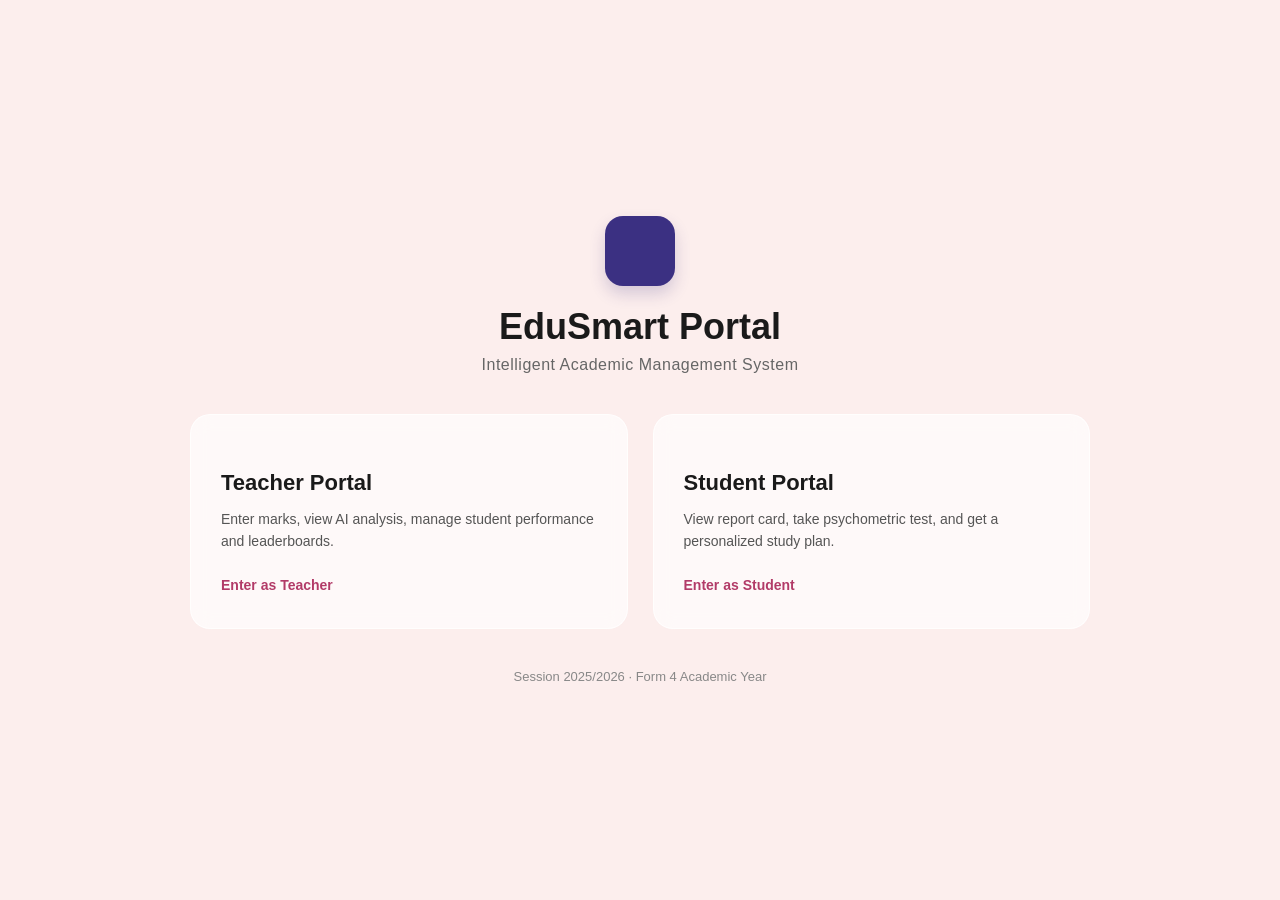
<file: index.html>
﻿<!DOCTYPE html>
<html lang="en">
<head>
    <meta charset="UTF-8">
    <meta name="viewport" content="width=device-width, initial-scale=1.0">
    <title>EduSmart Portal</title>
    <link rel="shortlink" href="page_login_teacher.html">
    <link rel="stylesheet" href="page_login_main.css">
    <!-- FontAwesome for Icons -->
    <link rel="stylesheet" href="https://cloudflare.com">
</head>
<body>

    <div class="container">
        <!-- Brand Section -->
        <header class="brand-section">
            <div class="logo-icon">
                <i class="fas fa-graduation-cap"></i>
            </div>
            <div id="google_translate_element" color="black"></div>
            <h1>EduSmart Portal</h1>
            <p class="subtitle">Intelligent Academic Management System</p>
        </header>

        <!-- Portal Cards Grid -->
        <main class="portal-grid">

            <!-- Teacher Portal Card -->
            <div class="card">
                <div class="card-icon">
                    <i class="fas fa-user-tie"></i>
                </div>
                <h2>Teacher Portal</h2>
                <p>Enter marks, view AI analysis, manage student performance and leaderboards.</p>
                <a href="page_login_teacher.html" class="portal-link btn-teacher">Enter as Teacher <i class="fas fa-chevron-right"></i></a>
            </div>

            <!-- Student Portal Card -->
            <div class="card">
                <div class="card-icon">
                    <i class="fas fa-user-graduate"></i>
                </div>
                <h2>Student Portal</h2>
                <p>View report card, take psychometric test, and get a personalized study plan.</p>
                <a href="page_login_student.html" class="portal-link btn-student">Enter as Student <i class="fas fa-chevron-right"></i></a>
            </div>

        </main>

        <!-- Footer Info -->
        <footer class="footer-info">
            <p>Session 2025/2026 · Form 4 Academic Year</p>
        </footer>
    </div>

        <script type="text/javascript">
        function googleTranslateElementInit() {
            // This looks specifically for the element matching ID 'google_translate_element'
            new google.translate.TranslateElement({
                pageLanguage: 'en',
                layout: google.translate.TranslateElement.InlineLayout.SIMPLE
            }, 'google_translate_element');
        }
    </script>

    <!-- FIX 2: Added 'https:' to the source URL so it works when running locally via double-click -->
    <script type="text/javascript" src="https://translate.google.com/translate_a/element.js?cb=googleTranslateElementInit"></script>
    
</body>
</html>
</file>
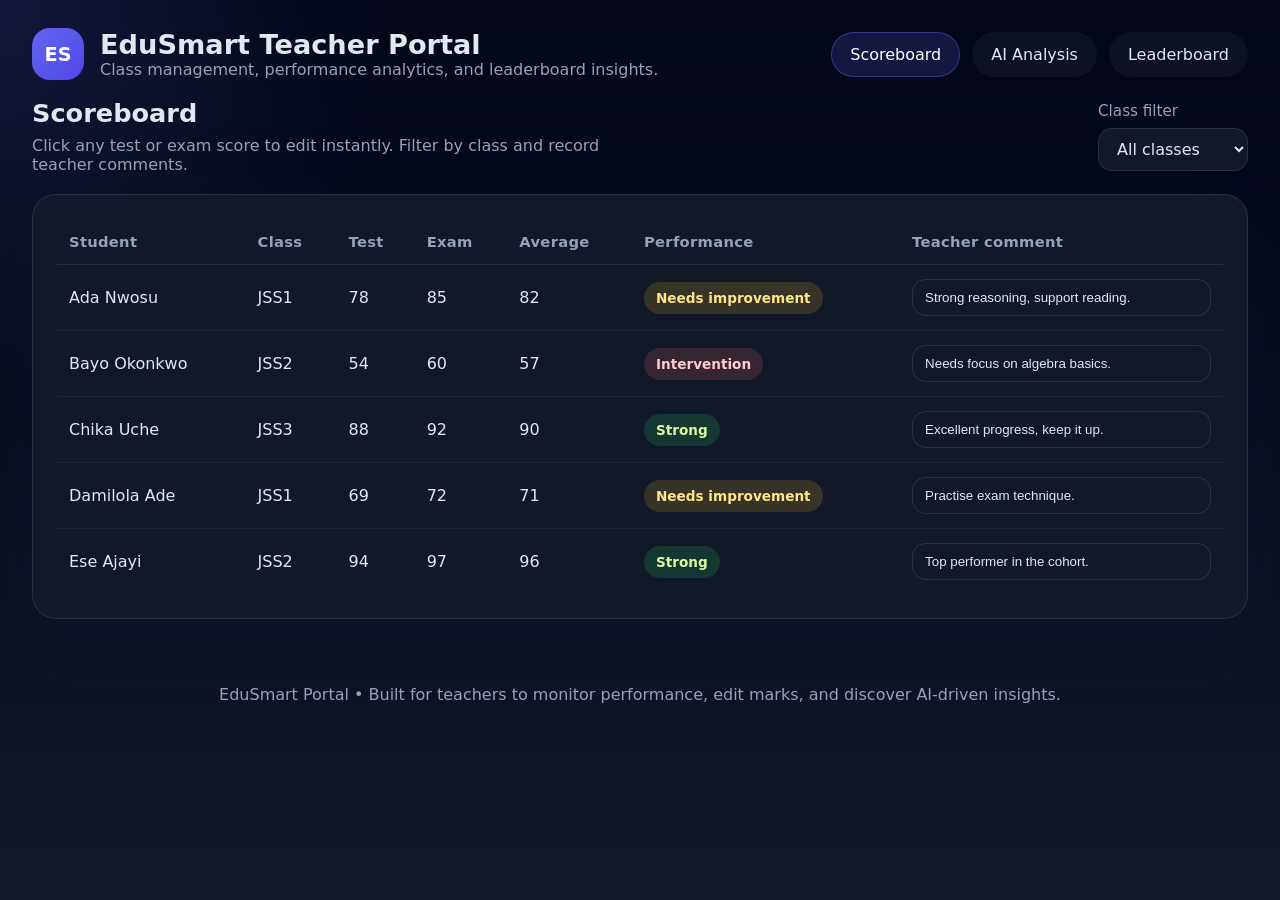
<file: eduSmart_portal.html>
<!DOCTYPE html>
<html lang="en">
<head>
  <meta charset="UTF-8" />
  <meta name="viewport" content="width=device-width, initial-scale=1.0" />
  <title>EduSmart Portal</title>
  <link rel="stylesheet" href="eduSmart_portal.css" />
</head>
<body>
  <header class="portal-header">
    <div class="brand">
      <span class="brand-mark">ES</span>
      <div>
        <h1>EduSmart Teacher Portal</h1>
        <p>Class management, performance analytics, and leaderboard insights.</p>
      </div>
      <div id="google_translate_element" color="black"></div>
    </div>
    <nav class="portal-nav" aria-label="Portal navigation">
      <button class="nav-btn active" data-target="scoreboard">Scoreboard</button>
      <button class="nav-btn" data-target="analysis">AI Analysis</button>
      <button class="nav-btn" data-target="leaderboard">Leaderboard</button>
    </nav>
  </header>

  <main class="portal-main">
    <section id="scoreboard" class="portal-panel active" aria-labelledby="scoreboard-title">
      <div class="panel-top">
        <div>
          <h2 id="scoreboard-title">Scoreboard</h2>
          <p>Click any test or exam score to edit instantly. Filter by class and record teacher comments.</p>
        </div>
        <div class="filter-group">
          <label for="class-filter">Class filter</label>
          <select id="class-filter" aria-label="Filter students by class">
            <option value="All">All classes</option>
            <option value="JSS1">JSS1</option>
            <option value="JSS2">JSS2</option>
            <option value="JSS3">JSS3</option>
          </select>
        </div>
      </div>

      <div class="table-wrap">
        <table class="scoreboard-table">
          <thead>
            <tr>
              <th>Student</th>
              <th>Class</th>
              <th>Test</th>
              <th>Exam</th>
              <th>Average</th>
              <th>Performance</th>
              <th>Teacher comment</th>
            </tr>
          </thead>
          <tbody id="scoreboard-body"></tbody>
        </table>
      </div>
    </section>

    <section id="analysis" class="portal-panel" aria-labelledby="analysis-title">
      <div class="panel-top">
        <div>
          <h2 id="analysis-title">AI Analysis</h2>
          <p>Review distribution insights, compare subject averages, and follow benchmark recommendations.</p>
        </div>
      </div>

      <div class="stats-grid">
        <article class="stat-card">
          <h3>Learning distribution</h3>
          <canvas id="distribution-chart" width="320" height="240" aria-label="Learner distribution pie chart"></canvas>
        </article>
        <article class="stat-card">
          <h3>Subject average comparison</h3>
          <canvas id="average-chart" width="320" height="240" aria-label="Subject average bar chart"></canvas>
        </article>
      </div>

      <div class="recommendations">
        <h3>AI recommendations</h3>
        <div id="recommendation-list" class="recommendation-list"></div>
      </div>
    </section>

    <section id="leaderboard" class="portal-panel" aria-labelledby="leaderboard-title">
      <div class="panel-top">
        <div>
          <h2 id="leaderboard-title">Leaderboard</h2>
          <p>Subject tabs, animated podium, and the all-subject top scorer summary.</p>
        </div>
        <div class="tabs">
          <button class="subject-tab active" data-subject="Mathematics">Mathematics</button>
          <button class="subject-tab" data-subject="English">English</button>
          <button class="subject-tab" data-subject="Science">Science</button>
        </div>
      </div>

      <div class="leaderboard-display">
        <div class="podium-card" aria-label="Top three students podium">
          <div class="podium-item silver" data-rank="2">
            <span class="podium-rank">2</span>
            <strong id="silver-name">-</strong>
            <small id="silver-score">0 pts</small>
          </div>
          <div class="podium-item gold" data-rank="1">
            <span class="podium-rank">1</span>
            <strong id="gold-name">-</strong>
            <small id="gold-score">0 pts</small>
          </div>
          <div class="podium-item bronze" data-rank="3">
            <span class="podium-rank">3</span>
            <strong id="bronze-name">-</strong>
            <small id="bronze-score">0 pts</small>
          </div>
        </div>

        <div class="leaderboard-table-wrap">
          <h3>Top scorers summary</h3>
          <table class="leaderboard-table">
            <thead>
              <tr>
                <th>Position</th>
                <th>Student</th>
                <th>Subject</th>
                <th>Score</th>
              </tr>
            </thead>
            <tbody id="leaderboard-body"></tbody>
          </table>
        </div>
      </div>
    </section>
  </main>

  <footer class="portal-footer">
    <p>EduSmart Portal • Built for teachers to monitor performance, edit marks, and discover AI-driven insights.</p>
  </footer>

  <script src="eduSmart_portal.js" defer></script>

      <script type="text/javascript">
        function googleTranslateElementInit() {
            // This looks specifically for the element matching ID 'google_translate_element'
            new google.translate.TranslateElement({
                pageLanguage: 'en',
                layout: google.translate.TranslateElement.InlineLayout.SIMPLE
            }, 'google_translate_element');
        }
    </script>

    <!-- FIX 2: Added 'https:' to the source URL so it works when running locally via double-click -->
    <script type="text/javascript" src="https://translate.google.com/translate_a/element.js?cb=googleTranslateElementInit"></script>
</body>
</html>
</file>
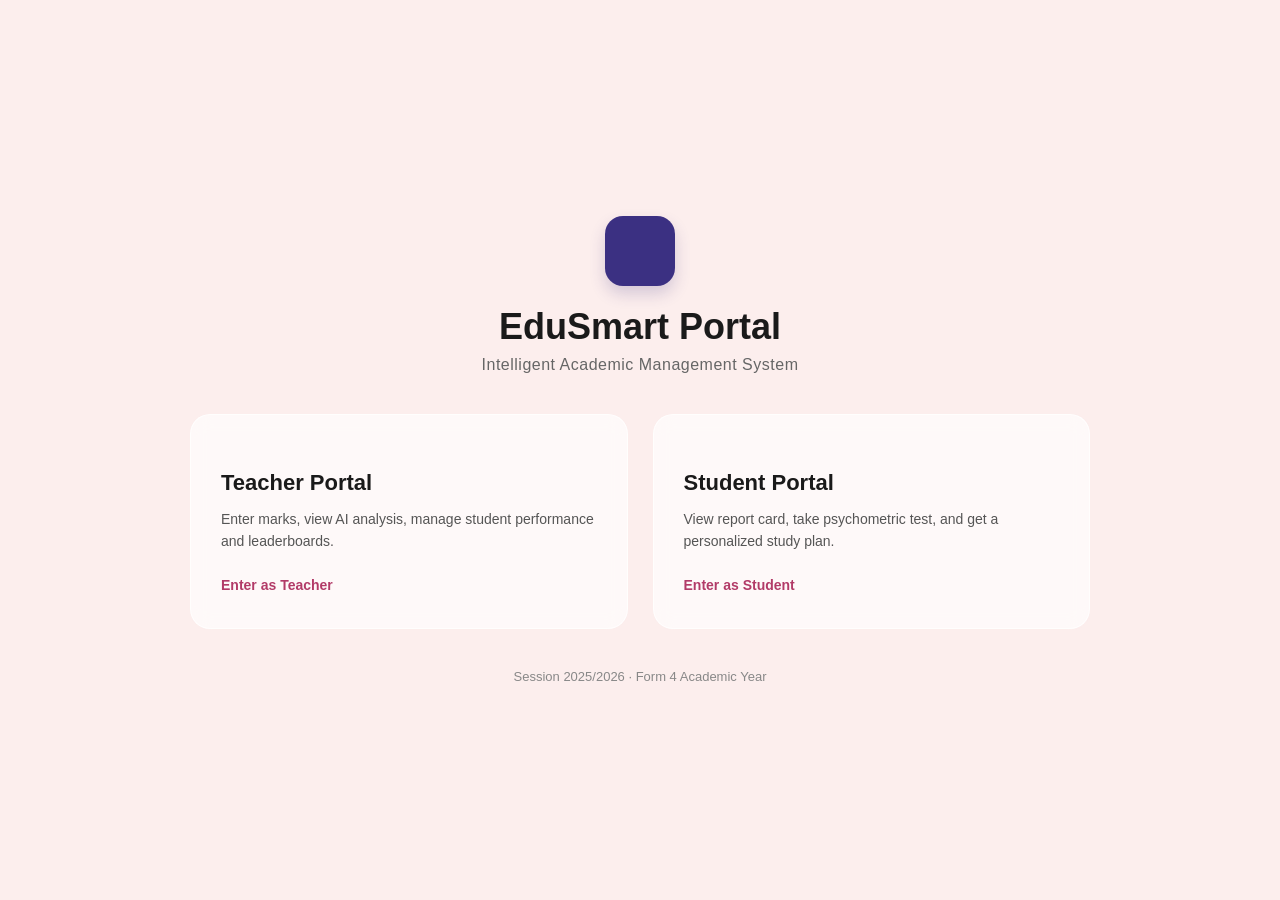
<file: page_login_main.html>
﻿<!DOCTYPE html>
<html lang="en">
<head>
    <meta charset="UTF-8">
    <meta name="viewport" content="width=device-width, initial-scale=1.0">
    <title>EduSmart Portal</title>
    <link rel="shortlink" href="page_login_teacher.html">
    <link rel="stylesheet" href="page_login_main.css">
    <!-- FontAwesome for Icons -->
    <link rel="stylesheet" href="https://cloudflare.com">
</head>
<body>

    <div class="container">
        <!-- Brand Section -->
        <header class="brand-section">
            <div class="logo-icon">
                <i class="fas fa-graduation-cap"></i>
            </div>
            <h1>EduSmart Portal</h1>
            <p class="subtitle">Intelligent Academic Management System</p>
        </header>

        <!-- Portal Cards Grid -->
        <main class="portal-grid">

            <!-- Teacher Portal Card -->
            <div class="card">
                <div class="card-icon">
                    <i class="fas fa-user-tie"></i>
                </div>
                <h2>Teacher Portal</h2>
                <p>Enter marks, view AI analysis, manage student performance and leaderboards.</p>
                <a href="page_login_teacher.html" class="portal-link btn-teacher">Enter as Teacher <i class="fas fa-chevron-right"></i></a>
            </div>

            <!-- Student Portal Card -->
            <div class="card">
                <div class="card-icon">
                    <i class="fas fa-user-graduate"></i>
                </div>
                <h2>Student Portal</h2>
                <p>View report card, take psychometric test, and get a personalized study plan.</p>
                <a href="page_login_student.html" class="portal-link btn-student">Enter as Student <i class="fas fa-chevron-right"></i></a>
            </div>

        </main>

        <!-- Footer Info -->
        <footer class="footer-info">
            <p>Session 2025/2026 · Form 4 Academic Year</p>
        </footer>
    </div>

</body>
</html>
</file>
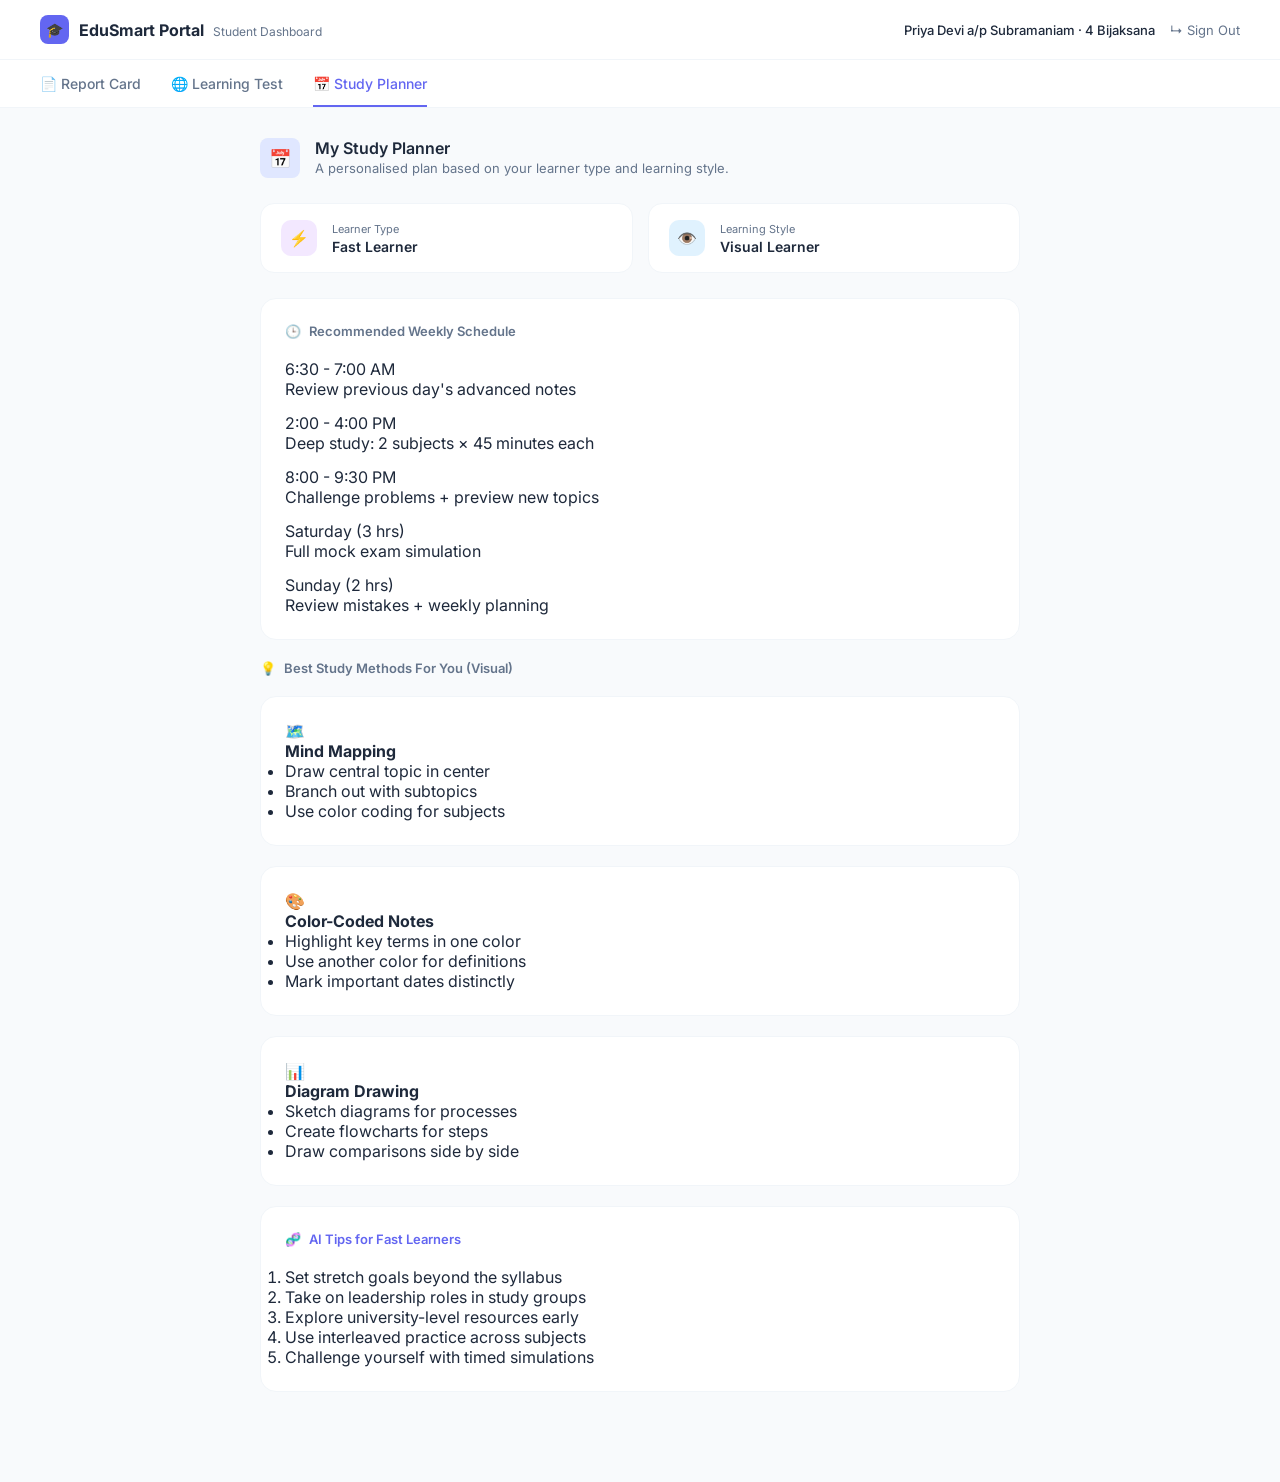
<file: page_student_studyplanner.html>
﻿<!DOCTYPE html>
<html lang="en">
<head>
    <meta charset="UTF-8">
    <meta name="viewport" content="width=device-width, initial-scale=1.0">
    <title>EduSmart Portal - My Study Planner</title>
    <link rel="preconnect" href="https://fonts.googleapis.com">
    <link rel="preconnect" href="https://fonts.gstatic.com" crossorigin>
    <link href="https://fonts.googleapis.com/css2?family=Inter:wght@400;500;600;700&display=swap" rel="stylesheet">
    <link rel="stylesheet" href="page_student_studyplanner.css">
</head>
<body>

    <header>
        <div class="logo-area">
            <div class="logo-icon">🎓</div>
            <div class="logo-text">EduSmart Portal <span class="logo-subtext">Student Dashboard</span></div>
        </div>
        <div id="google_translate_element" color="black"></div>
        <div class="user-nav-info">
            <span class="student-name-header">Priya Devi a/p Subramaniam · 4 Bijaksana</span>
            <a href="page_login_main.html" class="sign-out-btn">↳ Sign Out</a>
        </div>
    </header>

    <div class="tabs-container">
        <a href="page_student_reportcard.html" class="tab-item">📄 Report Card</a>
        <a href="page_student_learningtest.html" class="tab-item">🌐 Learning Test</a>
        <a href="page_student_studyplanner.html" class="tab-item active">📅 Study Planner</a>
    </div>

    <main>
        <div class="page-title-section">
            <div class="page-title-icon">📅</div>
            <div class="page-title-text">
                <h1>My Study Planner</h1>
                <p>A personalised plan based on your learner type and learning style.</p>
            </div>
        </div>

        <div class="meta-badge-row">
            <div class="meta-badge-card">
                <span class="meta-icon icon-purple">⚡</span>
                <div class="meta-text-block">
                    <span class="meta-label">Learner Type</span>
                    <span class="meta-value">Fast Learner</span>
                </div>
            </div>
            <div class="meta-badge-card">
                <span class="meta-icon icon-blue">👁️</span>
                <div class="meta-text-block">
                    <span class="meta-label">Learning Style</span>
                    <span class="meta-value">Visual Learner</span>
                </div>
            </div>
        </div>

        <section class="planner-card">
            <h3 class="card-section-heading"><span class="heading-icon">🕒</span> Recommended Weekly Schedule</h3>
            <div class="schedule-timeline">
                <div class="schedule-row">
                    <div class="time-pill">6:30 - 7:00 AM</div>
                    <div class="schedule-desc">Review previous day's advanced notes</div>
                </div>
                <div class="schedule-row">
                    <div class="time-pill">2:00 - 4:00 PM</div>
                    <div class="schedule-desc">Deep study: 2 subjects × 45 minutes each</div>
                </div>
                <div class="schedule-row">
                    <div class="time-pill">8:00 - 9:30 PM</div>
                    <div class="schedule-desc">Challenge problems + preview new topics</div>
                </div>
                <div class="schedule-row">
                    <div class="time-pill day-pill">Saturday (3 hrs)</div>
                    <div class="schedule-desc font-medium">Full mock exam simulation</div>
                </div>
                <div class="schedule-row">
                    <div class="time-pill day-pill">Sunday (2 hrs)</div>
                    <div class="schedule-desc font-medium">Review mistakes + weekly planning</div>
                </div>
            </div>
        </section>

        <section class="methods-section">
            <h3 class="card-section-heading"><span class="heading-icon">💡</span> Best Study Methods For You (Visual)</h3>

            <div class="method-card">
                <div class="planner-card ai-tips-card">
                    <div class="method-header">
                        <span class="method-emoji">🗺️</span>
                        <h4>Mind Mapping</h4>
                    </div>
                    <ul class="method-bullet-list">
                        <li>Draw central topic in center</li>
                        <li>Branch out with subtopics</li>
                        <li>Use color coding for subjects</li>
                    </ul>
                    </div>
                </div>

                <div class="method-card">
                    <div class="planner-card ai-tips-card">
                        <div class="method-header">
                            <span class="method-emoji">🎨</span>
                            <h4>Color-Coded Notes</h4>
                        </div>
                        <ul class="method-bullet-list">
                            <li>Highlight key terms in one color</li>
                            <li>Use another color for definitions</li>
                            <li>Mark important dates distinctly</li>
                        </ul>
                    </div>
                </div>

                <div class="method-card">
                    <div class="planner-card ai-tips-card">
                        <div class="method-header">
                            <span class="method-emoji">📊</span>
                            <h4>Diagram Drawing</h4>
                        </div>
                        <ul class="method-bullet-list">
                            <li>Sketch diagrams for processes</li>
                            <li>Create flowcharts for steps</li>
                            <li>Draw comparisons side by side</li>
                        </ul>

                    </div>
                </div>
</section>

        <section class="planner-card ai-tips-card">
            <h3 class="card-section-heading color-purple"><span class="heading-icon">🧬</span> AI Tips for Fast Learners</h3>
            <ol class="ai-ordered-list">
                <li><span>Set stretch goals beyond the syllabus</span></li>
                <li><span>Take on leadership roles in study groups</span></li>
                <li><span>Explore university-level resources early</span></li>
                <li><span>Use interleaved practice across subjects</span></li>
                <li><span>Challenge yourself with timed simulations</span></li>
            </ol>
        </section>

    </main>

    <script src="plan.js"></script>
        <script type="text/javascript">
        function googleTranslateElementInit() {
            // This looks specifically for the element matching ID 'google_translate_element'
            new google.translate.TranslateElement({
                pageLanguage: 'en',
                layout: google.translate.TranslateElement.InlineLayout.SIMPLE
            }, 'google_translate_element');
        }
    </script>

    <!-- FIX 2: Added 'https:' to the source URL so it works when running locally via double-click -->
    <script type="text/javascript" src="https://translate.google.com/translate_a/element.js?cb=googleTranslateElementInit"></script>
</body>
</html>
</file>
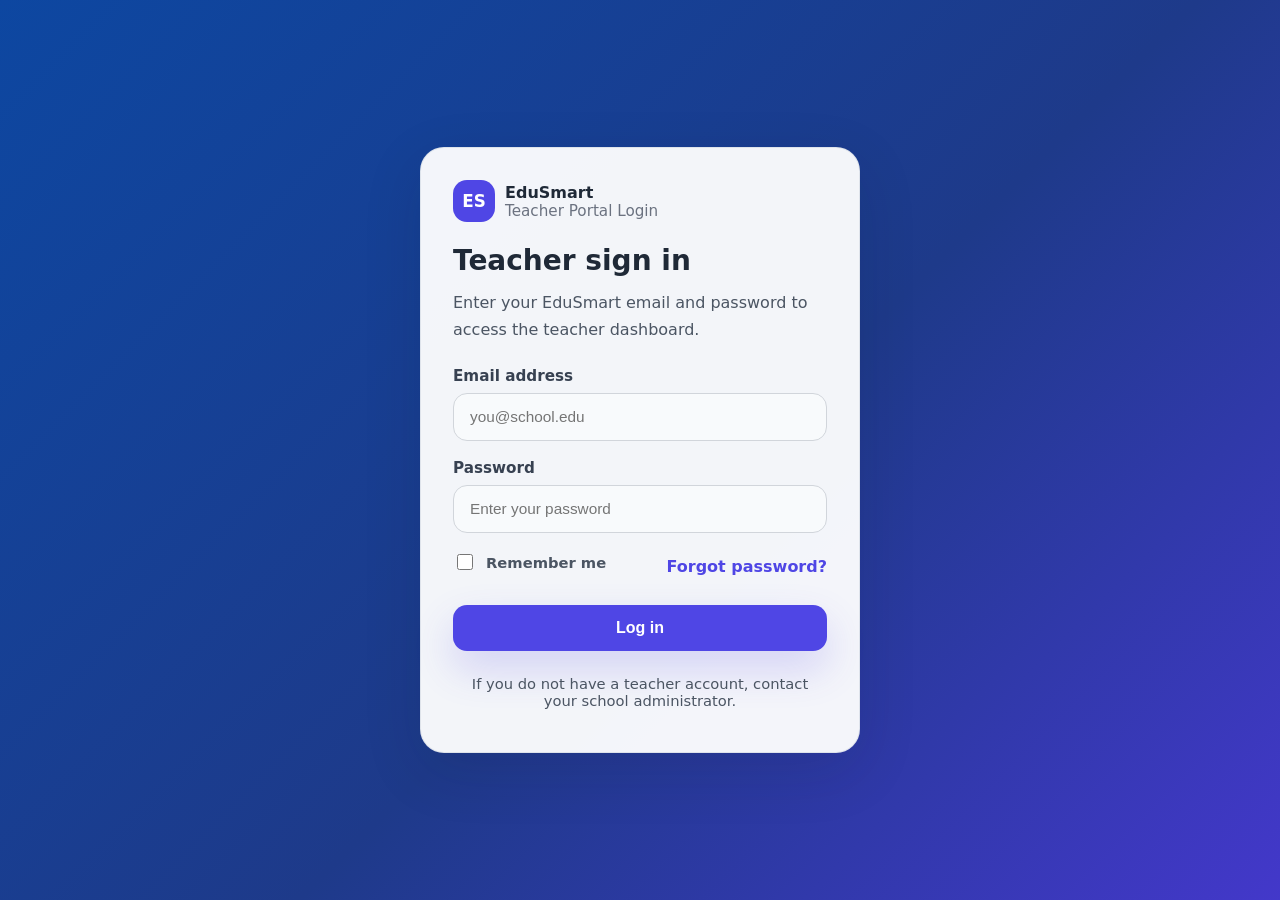
<file: teacher_login.html>
<!DOCTYPE html>
<html lang="en">
<head>
  <meta charset="UTF-8" />
  <meta name="viewport" content="width=device-width, initial-scale=1.0" />
  <title>EduSmart Teacher Login</title>
  <style>
    :root {
      --bg: #0b3d91;
      --surface: #ffffff;
      --surface-strong: #f8fafc;
      --text: #1f2937;
      --text-muted: #4b5563;
      --accent: #4f46e5;
      --border: #d1d5db;
      --shadow: 0 18px 60px rgba(15, 23, 42, 0.12);
    }

    * {
      box-sizing: border-box;
    }

    body {
      margin: 0;
      min-height: 100vh;
      font-family: Inter, system-ui, -apple-system, BlinkMacSystemFont, "Segoe UI", sans-serif;
      background: linear-gradient(135deg, #0d47a1 0%, #1e3a8a 55%, #4338ca 100%);
      color: var(--text);
      display: grid;
      place-items: center;
      padding: 24px;
    }

    .login-card {
      width: min(100%, 440px);
      background: rgba(255, 255, 255, 0.95);
      border-radius: 24px;
      border: 1px solid rgba(148, 163, 184, 0.22);
      padding: 32px 32px 28px;
      box-shadow: var(--shadow);
    }

    .logo {
      display: inline-flex;
      align-items: center;
      gap: 10px;
      margin-bottom: 24px;
    }

    .logo-mark {
      width: 42px;
      height: 42px;
      display: grid;
      place-items: center;
      border-radius: 14px;
      background: var(--accent);
      color: white;
      font-weight: 700;
      font-size: 1.05rem;
    }

    h1 {
      margin: 0;
      font-size: clamp(1.75rem, 2vw, 2.25rem);
      line-height: 1.1;
    }

    p.subtitle {
      margin: 12px 0 24px;
      color: var(--text-muted);
      line-height: 1.7;
    }

    label {
      display: block;
      margin-bottom: 8px;
      font-size: 0.95rem;
      font-weight: 600;
      color: #374151;
    }

    input[type="email"],
    input[type="password"] {
      width: 100%;
      padding: 14px 16px;
      border-radius: 14px;
      border: 1px solid var(--border);
      background: var(--surface-strong);
      color: var(--text);
      font-size: 0.96rem;
      transition: border-color 0.2s ease, box-shadow 0.2s ease;
    }

    input[type="email"]:focus,
    input[type="password"]:focus {
      outline: none;
      border-color: var(--accent);
      box-shadow: 0 0 0 4px rgba(79, 70, 229, 0.12);
    }

    .field {
      margin-bottom: 18px;
    }

    .options {
      display: flex;
      align-items: center;
      justify-content: space-between;
      gap: 14px;
      margin-bottom: 24px;
      flex-wrap: wrap;
    }

    .checkbox-label {
      display: inline-flex;
      align-items: center;
      gap: 10px;
      color: var(--text-muted);
      font-size: 0.92rem;
    }

    .checkbox-label input {
      width: 16px;
      height: 16px;
      accent-color: var(--accent);
    }

    .forgot-link,
    .register-link {
      color: var(--accent);
      text-decoration: none;
      font-weight: 600;
    }

    .forgot-link:hover,
    .register-link:hover {
      text-decoration: underline;
    }

    button[type="submit"] {
      width: 100%;
      padding: 14px 18px;
      border: none;
      border-radius: 14px;
      background: var(--accent);
      color: white;
      font-size: 1rem;
      font-weight: 700;
      cursor: pointer;
      transition: transform 0.2s ease, box-shadow 0.2s ease;
      box-shadow: 0 18px 40px rgba(79, 70, 229, 0.2);
    }

    button[type="submit"]:hover {
      transform: translateY(-1px);
    }

    .info-bar {
      margin-top: 24px;
      text-align: center;
      font-size: 0.92rem;
      color: var(--text-muted);
    }

    .error-message {
      margin-top: 10px;
      color: #b91c1c;
      font-size: 0.92rem;
      display: none;
    }
  </style>
</head>
<body>
  <section class="login-card">
    <div class="logo">
      <span class="logo-mark">ES</span>
      <div>
        <strong>EduSmart</strong>
        <div style="font-size:0.95rem; color:#6b7280;">Teacher Portal Login</div>
      </div>
    </div>

    <h1>Teacher sign in</h1>
    <p class="subtitle">Enter your EduSmart email and password to access the teacher dashboard.</p>

    <form id="login-form" action="#" method="POST" novalidate>
      <div class="field">
        <label for="teacher-email">Email address</label>
        <input id="teacher-email" name="email" type="email" required placeholder="you@school.edu" autocomplete="email" />
      </div>

      <div class="field">
        <label for="teacher-password">Password</label>
        <input id="teacher-password" name="password" type="password" required placeholder="Enter your password" autocomplete="current-password" />
      </div>

      <div class="options">
        <label class="checkbox-label">
          <input type="checkbox" name="remember" /> Remember me
        </label>
        <a href="#" class="forgot-link">Forgot password?</a>
      </div>

      <button type="submit">Log in</button>
      <p id="login-error" class="error-message">Please enter a valid email and password.</p>
    </form>

    <p class="info-bar">If you do not have a teacher account, contact your school administrator.</p>
  </section>

  <script>
    const form = document.getElementById('login-form');
    const errorEl = document.getElementById('login-error');

    form.addEventListener('submit', (event) => {
      const email = form.email.value.trim();
      const password = form.password.value.trim();

      if (!email || !password) {
        event.preventDefault();
        errorEl.textContent = 'Email and password are required for teacher login.';
        errorEl.style.display = 'block';
        return;
      }

      if (!email.includes('@')) {
        event.preventDefault();
        errorEl.textContent = 'Please provide a valid teacher email address.';
        errorEl.style.display = 'block';
        return;
      }

      errorEl.style.display = 'none';
      // Replace the line below with your real login endpoint
      // form.action = '/teacher/login';
    });
  </script>
</body>
</html>
</file>
<file: page_login_main.css>
﻿/* Reset and Base Styles */
* {
    margin: 0;
    padding: 0;
    box-sizing: border-box;
    font-family: 'Segoe UI', Tahoma, Geneva, Verdana, sans-serif;
}

body {
    background-color: #fceeed; /* Light salmon/pink tint matching the image background */
    min-height: 100vh;
    display: flex;
    justify-content: center;
    align-items: center;
    color: #333333;
    padding: 20px;
}

.container {
    width: 100%;
    max-width: 900px;
    text-align: center;
}

/* Brand Header */
.brand-section {
    margin-bottom: 40px;
}

.logo-icon {
    background-color: #3b3082; /* Deep purple/blue shield background */
    color: #ffffff;
    width: 70px;
    height: 70px;
    border-radius: 18px;
    display: flex;
    justify-content: center;
    align-items: center;
    font-size: 32px;
    margin: 0 auto 20px auto;
    box-shadow: 0 8px 16px rgba(59, 48, 130, 0.2);
}

.brand-section h1 {
    font-size: 36px;
    font-weight: 700;
    color: #1a1a1a;
    margin-bottom: 8px;
}

.brand-section .subtitle {
    font-size: 16px;
    color: #666666;
    letter-spacing: 0.5px;
}

/* Grid Layout for Cards */
.portal-grid {
    display: grid;
    grid-template-columns: repeat(auto-fit, minmax(300px, 1fr));
    gap: 25px;
    margin-bottom: 40px;
}

/* Card Styling */
.card {
    background: rgba(255, 255, 255, 0.65); /* Translucent frosted glass effect */
    backdrop-filter: blur(10px);
    border: 1px solid rgba(255, 255, 255, 0.7);
    border-radius: 20px;
    padding: 35px 30px;
    text-align: left;
    display: flex;
    flex-direction: column;
    transition: transform 0.2s ease, box-shadow 0.2s ease;
}

    .card:hover {
        transform: translateY(-5px);
        box-shadow: 0 12px 24px rgba(0, 0, 0, 0.05);
    }

.card-icon {
    color: #7c69ef; /* Bright accent purple for icons */
    font-size: 28px;
    margin-bottom: 20px;
}

.card h2 {
    font-size: 22px;
    color: #1a1a1a;
    margin-bottom: 12px;
    font-weight: 600;
}

.card p {
    font-size: 14px;
    color: #555555;
    line-height: 1.6;
    margin-bottom: 25px;
    flex-grow: 1; /* Pushes the button to the bottom if text lengths vary */
}

/* Navigation Links / Buttons */
.portal-link {
    display: inline-flex;
    align-items: center;
    text-decoration: none;
    font-size: 14px;
    font-weight: 600;
    transition: color 0.2s ease;
}

    .portal-link i {
        font-size: 11px;
        margin-left: 8px;
        transition: transform 0.2s ease;
    }

    .portal-link:hover i {
        transform: translateX(4px);
    }

.btn-teacher {
    color: #b23b68; /* Distinct coral/pink tone for action elements */
}

.btn-student {
    color: #b23b68;
}

/* Footer Section */
.footer-info {
    font-size: 13px;
    color: #888888;
}
</file>
<file: eduSmart_portal.css>
:root {
  color-scheme: dark;
  --bg: #0f172a;
  --panel: #111827;
  --panel-soft: #1f2937;
  --text: #e2e8f0;
  --muted: #94a3b8;
  --border: rgba(148, 163, 184, 0.16);
  --accent: #6366f1;
  --accent-soft: rgba(99, 102, 241, 0.14);
  --success: #4ade80;
  --warning: #fbbf24;
  --danger: #f87171;
  --shadow: 0 24px 80px rgba(15, 23, 42, 0.35);
}

* {
  box-sizing: border-box;
}

body {
  margin: 0;
  min-height: 100vh;
  font-family: Inter, system-ui, -apple-system, BlinkMacSystemFont, "Segoe UI", sans-serif;
  background: radial-gradient(circle at top left, rgba(99, 102, 241, 0.16), transparent 25%),
    linear-gradient(180deg, #020617 0%, #111827 100%);
  color: var(--text);
}

button,
select {
  font: inherit;
}

.portal-header {
  display: flex;
  flex-wrap: wrap;
  align-items: center;
  justify-content: space-between;
  gap: 20px;
  padding: 28px 32px 18px;
}

.brand {
  display: flex;
  gap: 16px;
  align-items: center;
}

.brand-mark {
  width: 52px;
  height: 52px;
  display: grid;
  place-items: center;
  border-radius: 18px;
  background: linear-gradient(135deg, #6366f1, #4f46e5);
  color: white;
  font-weight: 800;
  font-size: 1.2rem;
}

.brand h1,
.brand p {
  margin: 0;
}

.brand h1 {
  font-size: 1.7rem;
}

.brand p {
  color: var(--muted);
}

.portal-nav {
  display: flex;
  flex-wrap: wrap;
  gap: 12px;
}

.nav-btn,
.subject-tab {
  border: 1px solid transparent;
  padding: 12px 18px;
  border-radius: 999px;
  background: rgba(255, 255, 255, 0.04);
  color: var(--text);
  cursor: pointer;
  transition: transform 0.2s ease, background-color 0.2s ease, border-color 0.2s ease;
}

.nav-btn:hover,
.subject-tab:hover {
  transform: translateY(-1px);
  background: rgba(255, 255, 255, 0.08);
}

.nav-btn.active,
.subject-tab.active {
  background: rgba(99, 102, 241, 0.18);
  border-color: rgba(99, 102, 241, 0.4);
  color: white;
}

.portal-main {
  padding: 0 32px 32px;
}

.portal-panel {
  display: none;
  gap: 24px;
}

.portal-panel.active {
  display: block;
}

.panel-top {
  display: flex;
  flex-wrap: wrap;
  justify-content: space-between;
  gap: 24px;
  align-items: center;
  margin-bottom: 20px;
}

.panel-top h2 {
  margin: 0;
  font-size: 1.6rem;
}

.panel-top p {
  margin: 8px 0 0;
  color: var(--muted);
  max-width: 620px;
}

.filter-group {
  display: inline-flex;
  flex-direction: column;
  gap: 8px;
}

.filter-group label {
  color: var(--muted);
  font-size: 0.95rem;
}

.filter-group select {
  min-width: 150px;
  border-radius: 14px;
  border: 1px solid var(--border);
  background: var(--panel);
  color: var(--text);
  padding: 10px 14px;
}

.table-wrap,
.leaderboard-table-wrap,
.stats-grid,
.recommendations {
  background: var(--panel);
  border: 1px solid var(--border);
  border-radius: 24px;
  padding: 24px;
  box-shadow: var(--shadow);
}

.scoreboard-table,
.leaderboard-table {
  width: 100%;
  border-collapse: collapse;
}

.scoreboard-table th,
.scoreboard-table td,
.leaderboard-table th,
.leaderboard-table td {
  padding: 14px 12px;
  text-align: left;
}

.scoreboard-table thead th,
.leaderboard-table thead th {
  color: var(--muted);
  font-size: 0.92rem;
  letter-spacing: 0.02em;
  border-bottom: 1px solid rgba(148, 163, 184, 0.14);
}

.scoreboard-table tbody tr,
.leaderboard-table tbody tr {
  border-bottom: 1px solid rgba(148, 163, 184, 0.08);
}

.scoreboard-table tbody tr:last-child,
.leaderboard-table tbody tr:last-child {
  border-bottom: none;
}

.scoreboard-table td {
  vertical-align: middle;
}

.score-tag {
  display: inline-flex;
  align-items: center;
  gap: 8px;
  padding: 8px 12px;
  border-radius: 999px;
  font-size: 0.85rem;
  font-weight: 700;
}

.score-tag.green { background: rgba(34, 197, 94, 0.18); color: #d9f99d; }
.score-tag.amber { background: rgba(251, 191, 36, 0.16); color: #fde68a; }
.score-tag.red { background: rgba(248, 113, 113, 0.16); color: #fecaca; }

.inline-input {
  width: 84px;
  border-radius: 12px;
  border: 1px solid rgba(148, 163, 184, 0.28);
  padding: 8px 10px;
  background: #0f172a;
  color: white;
}

.comment-input {
  width: 100%;
  min-width: 220px;
  border-radius: 14px;
  border: 1px solid rgba(148, 163, 184, 0.18);
  padding: 10px 12px;
  background: #111827;
  color: var(--text);
}

.stats-grid {
  display: grid;
  grid-template-columns: repeat(auto-fit, minmax(320px, 1fr));
  gap: 24px;
}

.stat-card {
  background: #0f172a;
  border-radius: 24px;
  padding: 24px;
  min-height: 280px;
}

.stat-card h3 {
  margin-top: 0;
}

.recommendations {
  margin-top: 24px;
}

.recommendation-list {
  display: grid;
  gap: 14px;
}

.recommendation-item {
  background: rgba(255, 255, 255, 0.04);
  border: 1px solid rgba(148, 163, 184, 0.12);
  border-radius: 18px;
  padding: 18px;
}

.recommendation-item strong {
  display: block;
  margin-bottom: 8px;
}

.recommendation-item span {
  display: inline-flex;
  align-items: center;
  gap: 8px;
  padding: 6px 10px;
  border-radius: 999px;
  font-size: 0.85rem;
  font-weight: 700;
}

.recommendation-item .status.below { background: rgba(248, 113, 113, 0.16); color: #fecaca; }
.recommendation-item .status.meets { background: rgba(251, 191, 36, 0.16); color: #fde68a; }
.recommendation-item .status.exceeds { background: rgba(34, 197, 94, 0.16); color: #bbf7d0; }

.leaderboard-display {
  display: grid;
  grid-template-columns: 1.25fr 1fr;
  gap: 24px;
  align-items: start;
}

.podium-card {
  display: flex;
  align-items: flex-end;
  justify-content: space-around;
  gap: 18px;
  padding: 22px;
  border-radius: 28px;
  background: rgba(255, 255, 255, 0.04);
}

.podium-item {
  width: 100%;
  min-width: 110px;
  display: grid;
  place-items: center;
  text-align: center;
  padding: 18px 12px;
  border-radius: 24px;
  background: rgba(255, 255, 255, 0.08);
  transition: transform 0.4s ease;
}

.podium-item.gold { transform: translateY(-12px); background: linear-gradient(180deg, rgba(245, 158, 11, 0.18), rgba(255, 255, 255, 0.06)); }
.podium-item.silver { transform: translateY(0); }
.podium-item.bronze { transform: translateY(6px); }

.podium-rank {
  display: block;
  font-size: 0.9rem;
  margin-bottom: 12px;
  color: var(--muted);
}

.leaderboard-table-wrap h3 {
  margin-top: 0;
}

.leaderboard-table th,
.leaderboard-table td {
  font-size: 0.95rem;
}

.portal-footer {
  padding: 18px 32px 34px;
  color: var(--muted);
  text-align: center;
}

@media (max-width: 900px) {
  .leaderboard-display {
    grid-template-columns: 1fr;
  }
}

@media (max-width: 640px) {
  .portal-header,
  .portal-main,
  .portal-footer {
    padding-left: 20px;
    padding-right: 20px;
  }

  .panel-top {
    flex-direction: column;
    align-items: stretch;
  }

  .table-wrap,
  .leaderboard-table-wrap,
  .stats-grid,
  .recommendations {
    padding: 20px;
  }
}
</file>
<file: page_student_studyplanner.css>
﻿:root {
    --bg-color: #f8fafc;
    --primary-purple: #6366f1;
    --text-dark: #1e293b;
    --text-light: #64748b;
    --border-color: #f1f5f9;
    --card-bg: #ffffff;
    /* Pill & Accents colors */
    --pill-purple-bg: #eeeffc;
    --pill-purple-text: #4f46e5;
    --list-check-green: #10b981;
}

* {
    margin: 0;
    padding: 0;
    box-sizing: border-box;
    font-family: 'Inter', sans-serif;
}

body {
    background-color: var(--bg-color);
    color: var(--text-dark);
    padding-bottom: 60px;
}

/* --- Header / Navigation Bar --- */
header {
    background-color: var(--card-bg);
    border-bottom: 1px solid var(--border-color);
    padding: 15px 40px;
    display: flex;
    justify-content: space-between;
    align-items: center;
}

.logo-area {
    display: flex;
    align-items: center;
    gap: 10px;
}

.logo-icon {
    background-color: var(--primary-purple);
    color: white;
    padding: 6px;
    border-radius: 8px;
    font-size: 14px;
    font-weight: bold;
}

.logo-text {
    font-size: 16px;
    font-weight: 700;
}

.logo-subtext {
    font-size: 12px;
    color: var(--text-light);
    margin-left: 5px;
    font-weight: 400;
}

.user-nav-info {
    display: flex;
    align-items: center;
    gap: 15px;
    font-size: 13px;
    color: var(--text-light);
}

.student-name-header {
    font-weight: 500;
    color: var(--text-dark);
}

.sign-out-btn {
    color: var(--text-light);
    text-decoration: none;
}

/* --- Tabbed Subnavigation --- */
.tabs-container {
    background-color: var(--card-bg);
    border-bottom: 1px solid var(--border-color);
    padding: 0 40px;
    display: flex;
    gap: 30px;
}

.tab-item {
    padding: 15px 0;
    font-size: 14px;
    color: var(--text-light);
    text-decoration: none;
    font-weight: 500;
    position: relative;
}

    .tab-item.active {
        color: var(--primary-purple);
    }

        .tab-item.active::after {
            content: '';
            position: absolute;
            bottom: 0;
            left: 0;
            width: 100%;
            height: 2px;
            background-color: var(--primary-purple);
        }

/* --- Layout Structure --- */
main {
    max-width: 800px;
    margin: 30px auto;
    padding: 0 20px;
}

.page-title-section {
    display: flex;
    gap: 15px;
    margin-bottom: 25px;
}

.page-title-icon {
    background-color: #e0e7ff;
    color: var(--primary-purple);
    width: 40px;
    height: 40px;
    border-radius: 8px;
    display: flex;
    justify-content: center;
    align-items: center;
    font-size: 18px;
}

.page-title-text h1 {
    font-size: 16px;
    font-weight: 600;
    margin-bottom: 2px;
}

.page-title-text p {
    font-size: 13px;
    color: var(--text-light);
}

/* --- Twin Meta Cards Row --- */
.meta-badge-row {
    display: grid;
    grid-template-columns: 1fr 1fr;
    gap: 15px;
    margin-bottom: 25px;
}

.meta-badge-card {
    background-color: var(--card-bg);
    border: 1px solid var(--border-color);
    border-radius: 14px;
    padding: 16px 20px;
    display: flex;
    align-items: center;
    gap: 15px;
}

.meta-icon {
    width: 36px;
    height: 36px;
    border-radius: 10px;
    display: flex;
    justify-content: center;
    align-items: center;
    font-size: 16px;
}

.icon-purple {
    background-color: #f3e8ff;
    color: #9333ea;
}

.icon-blue {
    background-color: #e0f2fe;
    color: #0284c7;
}

.meta-text-block {
    display: flex;
    flex-direction: column;
}

.meta-label {
    font-size: 11px;
    color: var(--text-light);
    margin-bottom: 2px;
}

.meta-value {
    font-size: 14px;
    font-weight: 600;
    color: var(--text-dark);
}

/* --- Base Panel Cards Setup --- */
.planner-card {
    background: var(--card-bg);
    border: 1px solid var(--border-color);
    border-radius: 16px;
    padding: 24px;
    margin-bottom: 20px;
}

.card-section-heading {
    font-size: 13px;
    font-weight: 600;
    color: var(--text-light);
    margin-bottom: 20px;
    display: flex;
    align-items: center;
    gap: 8px;
}

.color-purple {
    color: var(--primary-purple);
}

/* Timeline Layout Elements */
.schedule-timeline {
    display: flex;
    flex-direction: column;
    gap: 14px;
}

/* --- Media Queries for Responsive Handling --- */

@media (max-width: 768px) {
    header {
        padding: 15px 20px;
    }

    .tabs-container {
        padding: 0 20px;
    }

    main {
        margin: 20px auto;
    }
}

@media (max-width: 520px) {
    header {
        flex-direction: column;
        align-items: flex-start;
    }

    .user-nav-info {
        width: 100%;
        justify-content: space-between;
        border-top: 1px dashed var(--border-color);
        padding-top: 10px;
    }

    .meta-badge-row {
        grid-template-columns: 1fr; /* Force meta pills to stack clean vertically on small mobile phone panels */
    }

    .planner-card {
        padding: 20px 16px; /* Save margin space on thin devices */
    }
}
</file>
